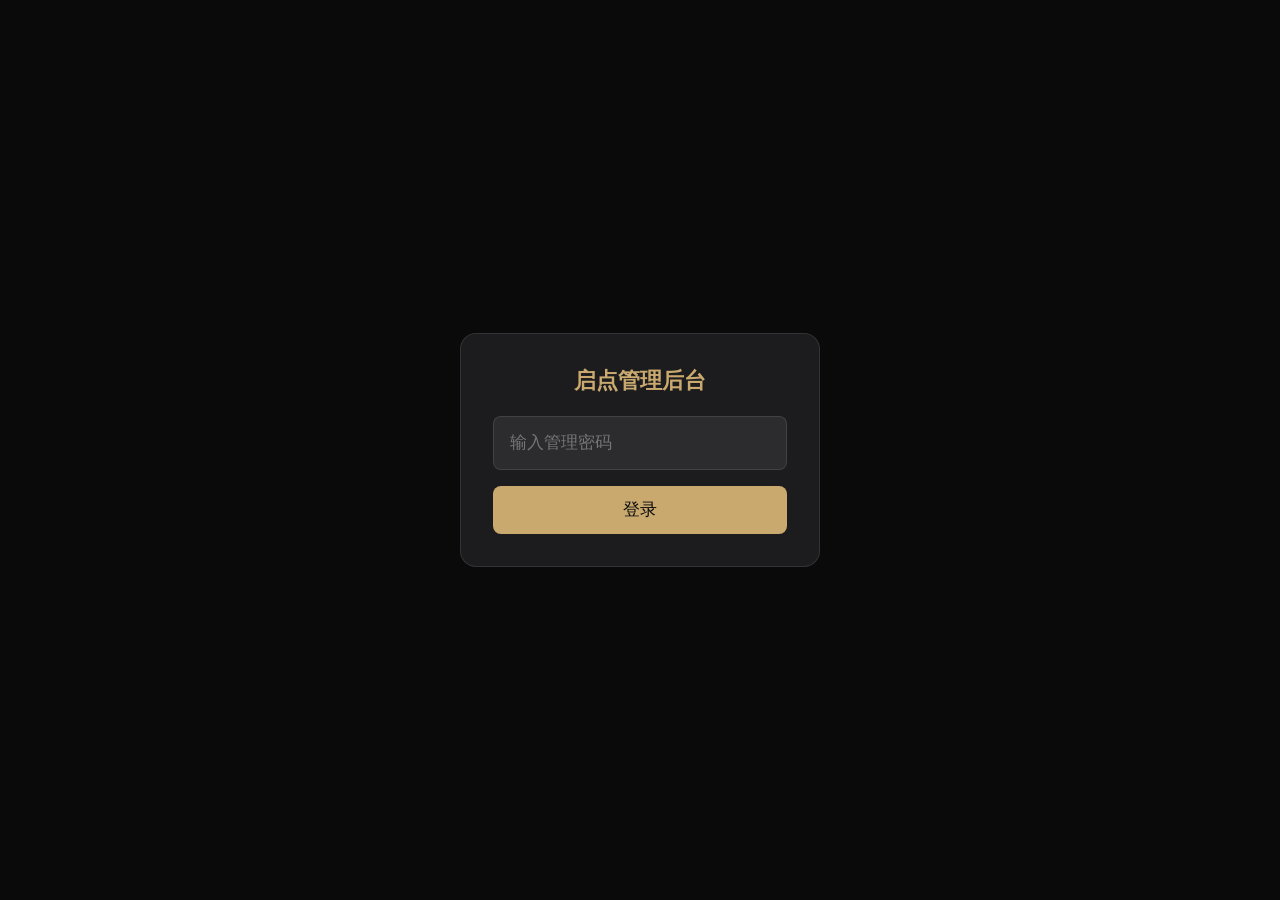
<file: starting-point/static/admin.html>
<!DOCTYPE html>
<html lang="zh-CN">
<head>
<meta charset="UTF-8">
<meta name="viewport" content="width=device-width, initial-scale=1.0">
<title>启点 - 管理后台</title>
<link rel="stylesheet" href="design-system.css">
<style>
  * { margin: 0; padding: 0; box-sizing: border-box; }
  body { font: var(--t-body); background: var(--bg-primary); color: var(--text-primary); display: flex; min-height: 100vh; }

  /* Sidebar */
  .sidebar { width: 220px; background: var(--bg-secondary); padding: var(--sp-6); flex-shrink: 0; border-right: 1px solid var(--border); }
  .sidebar h2 { font: var(--t-title); color: var(--gold); margin-bottom: var(--sp-6); }
  .sidebar nav a { display: block; padding: var(--sp-3) var(--sp-4); color: var(--text-secondary); text-decoration: none; border-radius: 8px; margin-bottom: 4px; cursor: pointer; }
  .sidebar nav a:hover, .sidebar nav a.active { color: var(--text-primary); background: var(--bg-tertiary); }
  .sidebar nav a.active { color: var(--gold); }

  /* Main content */
  .main { flex: 1; padding: var(--sp-6); overflow-y: auto; max-height: 100vh; }
  .main h1 { font: var(--t-hero); margin-bottom: var(--sp-6); letter-spacing: var(--tracking-hero); }

  /* Login overlay */
  .login-overlay { position: fixed; inset: 0; background: var(--bg-primary); display: flex; align-items: center; justify-content: center; z-index: 100; }
  .login-box { background: var(--bg-secondary); padding: var(--sp-8); border-radius: 16px; width: 360px; border: 1px solid var(--border); }
  .login-box h2 { font: var(--t-title); color: var(--gold); margin-bottom: var(--sp-5); text-align: center; }
  .login-box input { width: 100%; padding: var(--sp-3) var(--sp-4); background: var(--bg-tertiary); border: 1px solid var(--border); border-radius: 8px; color: var(--text-primary); font: var(--t-body); margin-bottom: var(--sp-4); }
  .login-box button { width: 100%; padding: var(--sp-3); background: var(--gold); color: var(--bg-primary); border: none; border-radius: 8px; font: var(--t-button); cursor: pointer; }
  .login-box button:hover { opacity: 0.9; }
  .login-error { color: var(--error); font: var(--t-caption); margin-bottom: var(--sp-3); display: none; }

  /* Cards */
  .stat-grid { display: grid; grid-template-columns: repeat(auto-fit, minmax(200px, 1fr)); gap: var(--sp-4); margin-bottom: var(--sp-6); }
  .stat-card { background: var(--bg-secondary); padding: var(--sp-5); border-radius: 12px; border: 1px solid var(--border); }
  .stat-card .label { font: var(--t-caption); color: var(--text-secondary); margin-bottom: var(--sp-2); }
  .stat-card .value { font: 600 28px/36px var(--font-main); color: var(--gold); }
  .stat-card .sub { font: var(--t-micro); color: var(--text-tertiary); margin-top: var(--sp-1); }

  /* Tables */
  .data-table { width: 100%; border-collapse: collapse; background: var(--bg-secondary); border-radius: 12px; overflow: hidden; }
  .data-table th { text-align: left; padding: var(--sp-3) var(--sp-4); font: var(--t-micro); color: var(--text-secondary); background: var(--bg-tertiary); text-transform: uppercase; letter-spacing: 0.05em; }
  .data-table td { padding: var(--sp-3) var(--sp-4); font: var(--t-body-sm); border-top: 1px solid var(--divider); }
  .data-table tr:hover td { background: rgba(255,255,255,0.02); }

  /* Badges */
  .badge { display: inline-block; padding: 2px 8px; border-radius: 4px; font: var(--t-micro); }
  .badge-paid { background: rgba(76,175,80,0.15); color: #4CAF50; }
  .badge-pending { background: rgba(255,193,7,0.15); color: #FFC107; }
  .badge-free { background: rgba(255,255,255,0.06); color: var(--text-secondary); }

  /* Search & Filters */
  .toolbar { display: flex; gap: var(--sp-3); margin-bottom: var(--sp-4); flex-wrap: wrap; }
  .toolbar input, .toolbar select { padding: var(--sp-2) var(--sp-3); background: var(--bg-secondary); border: 1px solid var(--border); border-radius: 8px; color: var(--text-primary); font: var(--t-body-sm); }
  .toolbar input { min-width: 200px; }

  /* Pagination */
  .pagination { display: flex; gap: var(--sp-2); margin-top: var(--sp-4); justify-content: center; }
  .pagination button { padding: var(--sp-2) var(--sp-3); background: var(--bg-secondary); border: 1px solid var(--border); border-radius: 6px; color: var(--text-secondary); cursor: pointer; font: var(--t-body-sm); }
  .pagination button:hover { color: var(--text-primary); }
  .pagination button.active { background: var(--gold); color: var(--bg-primary); border-color: var(--gold); }
  .pagination button:disabled { opacity: 0.3; cursor: default; }

  /* Section */
  .section { display: none; }
  .section.active { display: block; }

  /* Revenue chart placeholder */
  .chart-area { background: var(--bg-secondary); border-radius: 12px; padding: var(--sp-5); border: 1px solid var(--border); margin-bottom: var(--sp-5); }
  .chart-area canvas { width: 100%; height: 300px; }

  /* Funnel */
  .funnel { display: flex; flex-direction: column; gap: var(--sp-2); max-width: 500px; }
  .funnel-step { display: flex; align-items: center; gap: var(--sp-4); }
  .funnel-bar { height: 36px; background: var(--gold-subtle); border-radius: 6px; display: flex; align-items: center; padding: 0 var(--sp-3); color: var(--gold); font: var(--t-body-sm); transition: width 0.5s; }
  .funnel-label { font: var(--t-caption); color: var(--text-secondary); min-width: 80px; text-align: right; }

  /* Hidden */
  .hidden { display: none !important; }
</style>
</head>
<body>

<!-- Login Overlay -->
<div class="login-overlay" id="loginOverlay">
  <div class="login-box">
    <h2>启点管理后台</h2>
    <div class="login-error" id="loginError">密码错误</div>
    <input type="password" id="loginPassword" placeholder="输入管理密码" onkeydown="if(event.key==='Enter')doLogin()">
    <button onclick="doLogin()">登录</button>
  </div>
</div>

<!-- Sidebar -->
<aside class="sidebar">
  <h2>启点</h2>
  <nav>
    <a class="active" onclick="showSection('dashboard')">仪表盘</a>
    <a onclick="showSection('users')">用户管理</a>
    <a onclick="showSection('orders')">订单管理</a>
    <a onclick="showSection('analytics')">数据分析</a>
    <a onclick="showSection('messages')">用户消息</a>
    <a onclick="showSection('feedback')">用户反馈</a>
  </nav>
</aside>

<!-- Main Content -->
<div class="main">
  <!-- Dashboard -->
  <div class="section active" id="sec-dashboard">
    <h1>仪表盘</h1>
    <div class="stat-grid" id="statsGrid">
      <div class="stat-card"><div class="label">总用户</div><div class="value" id="s-totalUsers">-</div></div>
      <div class="stat-card"><div class="label">今日新增</div><div class="value" id="s-todayNew">-</div></div>
      <div class="stat-card"><div class="label">总收入 (元)</div><div class="value" id="s-totalRevenue">-</div></div>
      <div class="stat-card"><div class="label">付费用户</div><div class="value" id="s-paidUsers">-</div></div>
      <div class="stat-card"><div class="label">今日收入 (元)</div><div class="value" id="s-todayRevenue">-</div></div>
      <div class="stat-card"><div class="label">待处理订单</div><div class="value" id="s-pendingOrders">-</div></div>
    </div>
    <h3 style="margin-bottom:var(--sp-3); font:var(--t-title);">收入趋势</h3>
    <div class="chart-area"><canvas id="revenueChart"></canvas></div>
  </div>

  <!-- Users -->
  <div class="section" id="sec-users">
    <h1>用户管理</h1>
    <div class="toolbar">
      <input type="text" id="userSearch" placeholder="搜索昵称或手机号" oninput="loadUsers()">
    </div>
    <table class="data-table">
      <thead><tr><th>ID</th><th>昵称</th><th>手机</th><th>套餐</th><th>到期时间</th><th>注册时间</th></tr></thead>
      <tbody id="usersBody"></tbody>
    </table>
    <div class="pagination" id="usersPagination"></div>
  </div>

  <!-- Orders -->
  <div class="section" id="sec-orders">
    <h1>订单管理</h1>
    <div class="toolbar">
      <select id="orderStatusFilter" onchange="loadOrders()">
        <option value="">全部状态</option>
        <option value="pending">待支付</option>
        <option value="paid">已支付</option>
      </select>
    </div>
    <table class="data-table">
      <thead><tr><th>订单号</th><th>用户</th><th>套餐</th><th>金额(元)</th><th>状态</th><th>创建时间</th></tr></thead>
      <tbody id="ordersBody"></tbody>
    </table>
    <div class="pagination" id="ordersPagination"></div>
  </div>

  <!-- Analytics -->
  <div class="section" id="sec-analytics">
    <h1>数据分析</h1>
    <h3 style="margin-bottom:var(--sp-3); font:var(--t-title);">转化漏斗</h3>
    <div class="funnel" id="conversionFunnel"></div>
    <h3 style="margin:var(--sp-6) 0 var(--sp-3); font:var(--t-title);">用户留存</h3>
    <table class="data-table">
      <thead><tr><th>注册日期</th><th>注册人数</th><th>7日活跃</th><th>7日留存</th><th>30日活跃</th><th>30日留存</th></tr></thead>
      <tbody id="retentionBody"></tbody>
    </table>
  </div>

  <!-- Messages -->
  <div class="section" id="sec-messages">
    <h1>用户消息</h1>
    <table class="data-table">
      <thead><tr><th>用户</th><th>角色</th><th>内容</th><th>阶段</th><th>时间</th></tr></thead>
      <tbody id="messagesBody"></tbody>
    </table>
  </div>

  <!-- Feedback -->
  <div class="section" id="sec-feedback">
    <h1>用户反馈</h1>
    <table class="data-table">
      <thead><tr><th>用户</th><th>评分</th><th>内容</th><th>状态</th><th>时间</th></tr></thead>
      <tbody id="feedbackBody"></tbody>
    </table>
    <div class="pagination" id="feedbackPagination"></div>
  </div>
</div>

<script>
let TOKEN = localStorage.getItem('admin_token') || '';
let currentPage = { users: 1, orders: 1, feedback: 1 };

// --- Auth ---
async function doLogin() {
  const pwd = document.getElementById('loginPassword').value;
  const errEl = document.getElementById('loginError');
  try {
    const res = await fetch('/api/admin/login', {
      method: 'POST',
      headers: { 'Content-Type': 'application/json' },
      body: JSON.stringify({ password: pwd })
    });
    if (!res.ok) { errEl.style.display = 'block'; return; }
    const data = await res.json();
    TOKEN = data.token;
    localStorage.setItem('admin_token', TOKEN);
    document.getElementById('loginOverlay').classList.add('hidden');
    loadDashboard();
  } catch { errEl.style.display = 'block'; }
}

async function api(path) {
  const res = await fetch(path, { headers: { 'Authorization': 'Bearer ' + TOKEN } });
  if (res.status === 401) { localStorage.removeItem('admin_token'); location.reload(); }
  return res.json();
}

function fenToYuan(fen) { return (fen / 100).toFixed(2); }
function fmtDate(d) { return d ? new Date(d).toLocaleString('zh-CN') : '-'; }

// --- Navigation ---
function showSection(name) {
  document.querySelectorAll('.section').forEach(s => s.classList.remove('active'));
  document.getElementById('sec-' + name).classList.add('active');
  document.querySelectorAll('.sidebar nav a').forEach(a => a.classList.remove('active'));
  event.target.classList.add('active');
  const loaders = { dashboard: loadDashboard, users: loadUsers, orders: loadOrders, analytics: loadAnalytics, messages: loadMessages, feedback: loadFeedback };
  if (loaders[name]) loaders[name]();
}

// --- Dashboard ---
async function loadDashboard() {
  const stats = await api('/api/admin/dashboard');
  document.getElementById('s-totalUsers').textContent = stats.total_users;
  document.getElementById('s-todayNew').textContent = stats.today_new;
  document.getElementById('s-totalRevenue').textContent = fenToYuan(stats.total_revenue);
  document.getElementById('s-paidUsers').textContent = stats.paid_users;
  document.getElementById('s-todayRevenue').textContent = fenToYuan(stats.today_revenue);
  document.getElementById('s-pendingOrders').textContent = stats.pending_orders;

  const rev = await api('/api/admin/analytics/revenue?days=30');
  drawRevenueChart(rev.daily);
}

function drawRevenueChart(daily) {
  const canvas = document.getElementById('revenueChart');
  if (!daily || daily.length === 0) { canvas.getContext('2d').fillText('暂无数据', 10, 30); return; }
  const ctx = canvas.getContext('2d');
  const w = canvas.width = canvas.offsetWidth * 2;
  const h = canvas.height = 300 * 2;
  ctx.scale(2, 2);
  const cw = canvas.offsetWidth, ch = 300;
  ctx.clearRect(0, 0, cw, ch);

  const maxRev = Math.max(...daily.map(d => d.revenue), 1);
  const barW = Math.max(4, (cw - 60) / daily.length - 2);
  const chartH = ch - 40;

  daily.forEach((d, i) => {
    const x = 40 + i * (barW + 2);
    const barH = (d.revenue / maxRev) * chartH;
    ctx.fillStyle = '#C9A96E';
    ctx.fillRect(x, chartH - barH, barW, barH);
  });

  ctx.fillStyle = '#949494';
  ctx.font = '11px sans-serif';
  ctx.fillText(fenToYuan(maxRev) + '元', 0, 12);
  if (daily.length > 0) {
    ctx.fillText(daily[0].day, 40, ch - 10);
    ctx.fillText(daily[daily.length - 1].day, cw - 80, ch - 10);
  }
}

// --- Users ---
async function loadUsers() {
  const search = document.getElementById('userSearch').value;
  const page = currentPage.users;
  const data = await api(`/api/admin/users?page=${page}&search=${encodeURIComponent(search)}`);
  const tbody = document.getElementById('usersBody');
  tbody.innerHTML = data.items.map(u => `<tr>
    <td>${u.id.slice(0,12)}</td><td>${u.nickname || '-'}</td><td>${u.phone || '-'}</td>
    <td><span class="badge badge-${u.tier === 'free' ? 'free' : 'paid'}">${u.tier}</span></td>
    <td>${fmtDate(u.tier_expires_at)}</td><td>${fmtDate(u.created_at)}</td>
  </tr>`).join('');
  renderPagination('usersPagination', page, Math.ceil(data.total / data.size), p => { currentPage.users = p; loadUsers(); });
}

// --- Orders ---
async function loadOrders() {
  const status = document.getElementById('orderStatusFilter').value;
  const page = currentPage.orders;
  const data = await api(`/api/admin/orders?page=${page}&status=${status}`);
  const tbody = document.getElementById('ordersBody');
  tbody.innerHTML = data.items.map(o => `<tr>
    <td>${o.id}</td><td>${o.user_id.slice(0,12)}</td><td>${o.tier}</td>
    <td>${fenToYuan(o.amount)}</td>
    <td><span class="badge badge-${o.status === 'paid' ? 'paid' : 'pending'}">${o.status === 'paid' ? '已支付' : '待支付'}</span></td>
    <td>${fmtDate(o.created_at)}</td>
  </tr>`).join('');
  renderPagination('ordersPagination', page, Math.ceil(data.total / data.size), p => { currentPage.orders = p; loadOrders(); });
}

// --- Analytics ---
async function loadAnalytics() {
  const funnel = await api('/api/admin/analytics/conversion');
  const maxVal = Math.max(funnel.logins, 1);
  const steps = [
    { label: '登录', value: funnel.logins },
    { label: '聊天', value: funnel.chats },
    { label: '发起支付', value: funnel.payment_attempts },
    { label: '支付成功', value: funnel.payment_complete },
  ];
  document.getElementById('conversionFunnel').innerHTML = steps.map(s =>
    `<div class="funnel-step"><div class="funnel-label">${s.label}</div><div class="funnel-bar" style="width:${Math.max(5, s.value / maxVal * 100)}%">${s.value}</div></div>`
  ).join('');

  const retention = await api('/api/admin/analytics/retention');
  document.getElementById('retentionBody').innerHTML = retention.map(r => {
    const d7 = r.cohort_size > 0 ? (r.d7_active / r.cohort_size * 100).toFixed(1) : '0.0';
    const d30 = r.cohort_size > 0 ? (r.d30_active / r.cohort_size * 100).toFixed(1) : '0.0';
    return `<tr><td>${r.cohort_date}</td><td>${r.cohort_size}</td><td>${r.d7_active}</td><td>${d7}%</td><td>${r.d30_active}</td><td>${d30}%</td></tr>`;
  }).join('');
}

// --- Messages ---
async function loadMessages() {
  const msgs = await api('/api/admin/messages/recent?limit=100');
  document.getElementById('messagesBody').innerHTML = msgs.map(m =>
    `<tr><td>${m.nickname || m.user_id.slice(0,8)}</td><td>${m.role === 'user' ? '用户' : 'AI'}</td><td style="max-width:400px;overflow:hidden;text-overflow:ellipsis;white-space:nowrap">${m.content}</td><td>S${m.stage}</td><td>${fmtDate(m.created_at)}</td></tr>`
  ).join('');
}

// --- Feedback ---
async function loadFeedback() {
  const page = currentPage.feedback;
  const data = await api(`/api/admin/feedback?page=${page}`);
  document.getElementById('feedbackBody').innerHTML = data.items.map(f =>
    `<tr><td>${f.nickname || f.user_id.slice(0,8)}</td><td>${'★'.repeat(f.rating)}</td><td>${f.content}</td><td>${f.status}</td><td>${fmtDate(f.created_at)}</td></tr>`
  ).join('');
  renderPagination('feedbackPagination', page, Math.ceil(data.total / data.size), p => { currentPage.feedback = p; loadFeedback(); });
}

// --- Pagination ---
function renderPagination(containerId, current, totalPages, onClick) {
  const c = document.getElementById(containerId);
  if (totalPages <= 1) { c.innerHTML = ''; return; }
  let html = `<button ${current <= 1 ? 'disabled' : ''} onclick="void(0)">上一页</button>`;
  for (let i = 1; i <= Math.min(totalPages, 10); i++) {
    html += `<button class="${i === current ? 'active' : ''}" data-p="${i}">${i}</button>`;
  }
  html += `<button ${current >= totalPages ? 'disabled' : ''} data-p="${current + 1}">下一页</button>`;
  c.innerHTML = html;
  c.querySelectorAll('button[data-p]').forEach(btn => {
    btn.addEventListener('click', () => onClick(parseInt(btn.dataset.p)));
  });
  const prev = c.querySelector('button:first-child');
  if (prev && current > 1) prev.addEventListener('click', () => onClick(current - 1));
  const next = c.querySelector('button:last-child');
  if (next && current < totalPages) next.addEventListener('click', () => onClick(current + 1));
}

// --- Init ---
if (TOKEN) {
  document.getElementById('loginOverlay').classList.add('hidden');
  loadDashboard();
}
</script>
</body>
</html>
</file>
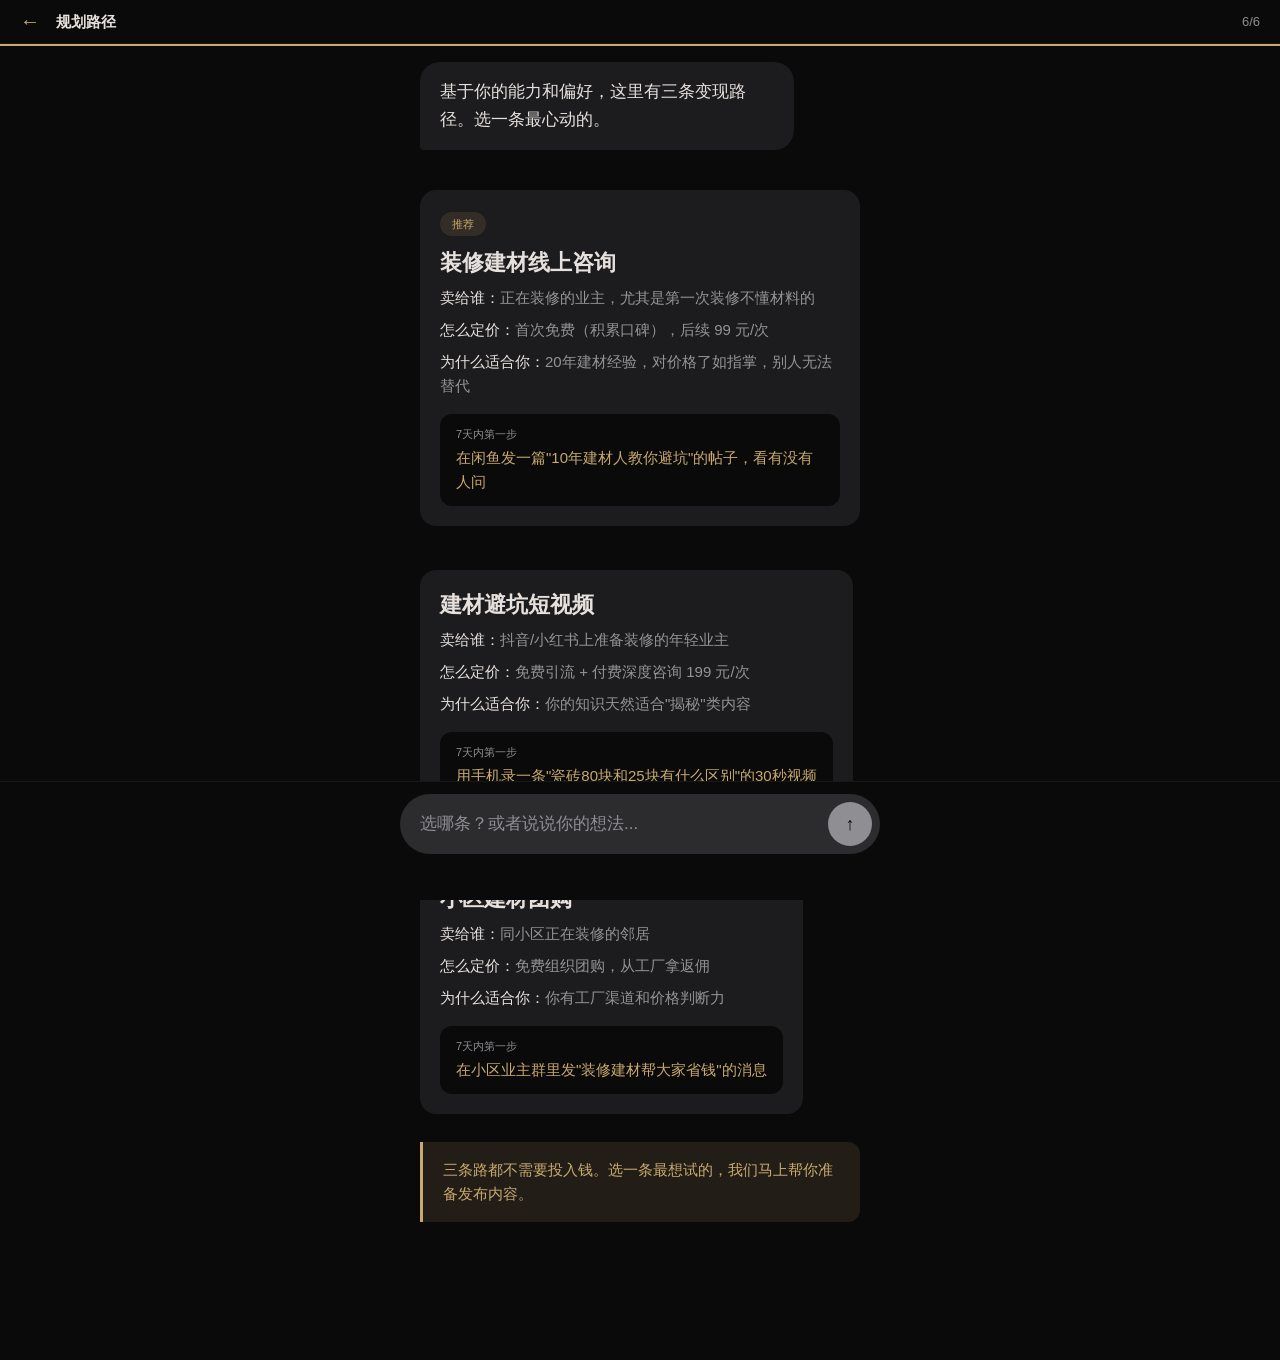
<file: starting-point/static/chat-plan-path.html>
<!DOCTYPE html>
<html lang="zh-CN">
<head>
  <meta charset="utf-8">
  <meta name="viewport" content="width=device-width, initial-scale=1.0, viewport-fit=cover">
  <title>规划路径 — 启点</title>
  <link rel="stylesheet" href="design-system.css">
  <style>
    /* Offer Card (page-specific) */
    .offer-card {
      background: var(--bg-secondary);
      border-radius: var(--r-lg);
      padding: var(--sp-5);
      margin: var(--sp-4) 0;
    }

    .offer-card__badge {
      display: inline-block;
      background: var(--gold-subtle);
      color: var(--gold);
      font: var(--t-micro);
      padding: var(--sp-1) var(--sp-3);
      border-radius: var(--r-pill);
      margin-bottom: var(--sp-3);
    }

    .offer-card__name {
      font: var(--t-title);
      color: var(--text-primary);
      margin-bottom: var(--sp-2);
    }

    .offer-card__detail {
      font: var(--t-body-sm);
      color: var(--text-secondary);
      margin-bottom: var(--sp-2);
      line-height: 1.6;
    }

    .offer-card__detail strong {
      color: var(--text-primary);
      font-weight: 500;
    }

    .offer-card__step {
      background: var(--bg-primary);
      border-radius: var(--r-md);
      padding: var(--sp-3) var(--sp-4);
      margin-top: var(--sp-4);
      font: var(--t-body-sm);
      color: var(--gold);
    }

    .offer-card__step-label {
      font: var(--t-micro);
      color: var(--text-tertiary);
      display: block;
      margin-bottom: var(--sp-1);
    }
  </style>
</head>
<body>
  <!-- Header -->
  <header class="app-header">
    <button class="app-header__back" onclick="location.href='result-self-discovery.html'" aria-label="返回上一页">←</button>
    <span class="app-header__title">规划路径</span>
    <span class="app-header__step">6/6</span>
  </header>

  <div class="progress-bar" role="progressbar" aria-valuenow="100" aria-valuemin="0" aria-valuemax="100" aria-label="探索进度">
    <div class="progress-bar__fill" style="width: 100%"></div>
  </div>

  <div class="chat-area chat-area--no-chip">
    <div class="chat-area__messages" role="log" aria-label="对话内容">

      <!-- Previous Q&A summarized -->
      <div class="chat-row chat-row--ai">
        <div class="bubble-ai">基于你的能力和偏好，这里有三条变现路径。选一条最心动的。</div>
      </div>

      <!-- Offer 1: Recommended -->
      <div class="chat-row chat-row--ai">
        <div class="offer-card">
          <div class="offer-card__badge">推荐</div>
          <div class="offer-card__name">装修建材线上咨询</div>
          <div class="offer-card__detail"><strong>卖给谁：</strong>正在装修的业主，尤其是第一次装修不懂材料的</div>
          <div class="offer-card__detail"><strong>怎么定价：</strong>首次免费（积累口碑），后续 99 元/次</div>
          <div class="offer-card__detail"><strong>为什么适合你：</strong>20年建材经验，对价格了如指掌，别人无法替代</div>
          <div class="offer-card__step">
            <span class="offer-card__step-label">7天内第一步</span>
            在闲鱼发一篇"10年建材人教你避坑"的帖子，看有没有人问
          </div>
        </div>
      </div>

      <!-- Offer 2 -->
      <div class="chat-row chat-row--ai">
        <div class="offer-card">
          <div class="offer-card__name">建材避坑短视频</div>
          <div class="offer-card__detail"><strong>卖给谁：</strong>抖音/小红书上准备装修的年轻业主</div>
          <div class="offer-card__detail"><strong>怎么定价：</strong>免费引流 + 付费深度咨询 199 元/次</div>
          <div class="offer-card__detail"><strong>为什么适合你：</strong>你的知识天然适合"揭秘"类内容</div>
          <div class="offer-card__step">
            <span class="offer-card__step-label">7天内第一步</span>
            用手机录一条"瓷砖80块和25块有什么区别"的30秒视频
          </div>
        </div>
      </div>

      <!-- Offer 3 -->
      <div class="chat-row chat-row--ai">
        <div class="offer-card">
          <div class="offer-card__name">小区建材团购</div>
          <div class="offer-card__detail"><strong>卖给谁：</strong>同小区正在装修的邻居</div>
          <div class="offer-card__detail"><strong>怎么定价：</strong>免费组织团购，从工厂拿返佣</div>
          <div class="offer-card__detail"><strong>为什么适合你：</strong>你有工厂渠道和价格判断力</div>
          <div class="offer-card__step">
            <span class="offer-card__step-label">7天内第一步</span>
            在小区业主群里发"装修建材帮大家省钱"的消息
          </div>
        </div>
      </div>

      <div class="chat-row chat-row--confidence">
        <div class="confidence-boost">
          三条路都不需要投入钱。选一条最想试的，我们马上帮你准备发布内容。
        </div>
      </div>

    </div>
  </div>

  <!-- Input Bar -->
  <div class="input-bar">
    <div class="input-bar__inner">
      <input class="input-bar__field" type="text" placeholder="选哪条？或者说说你的想法..." aria-label="输入消息">
      <button class="input-bar__send">↑</button>
    </div>
  </div>
</body>
</html>
</file>
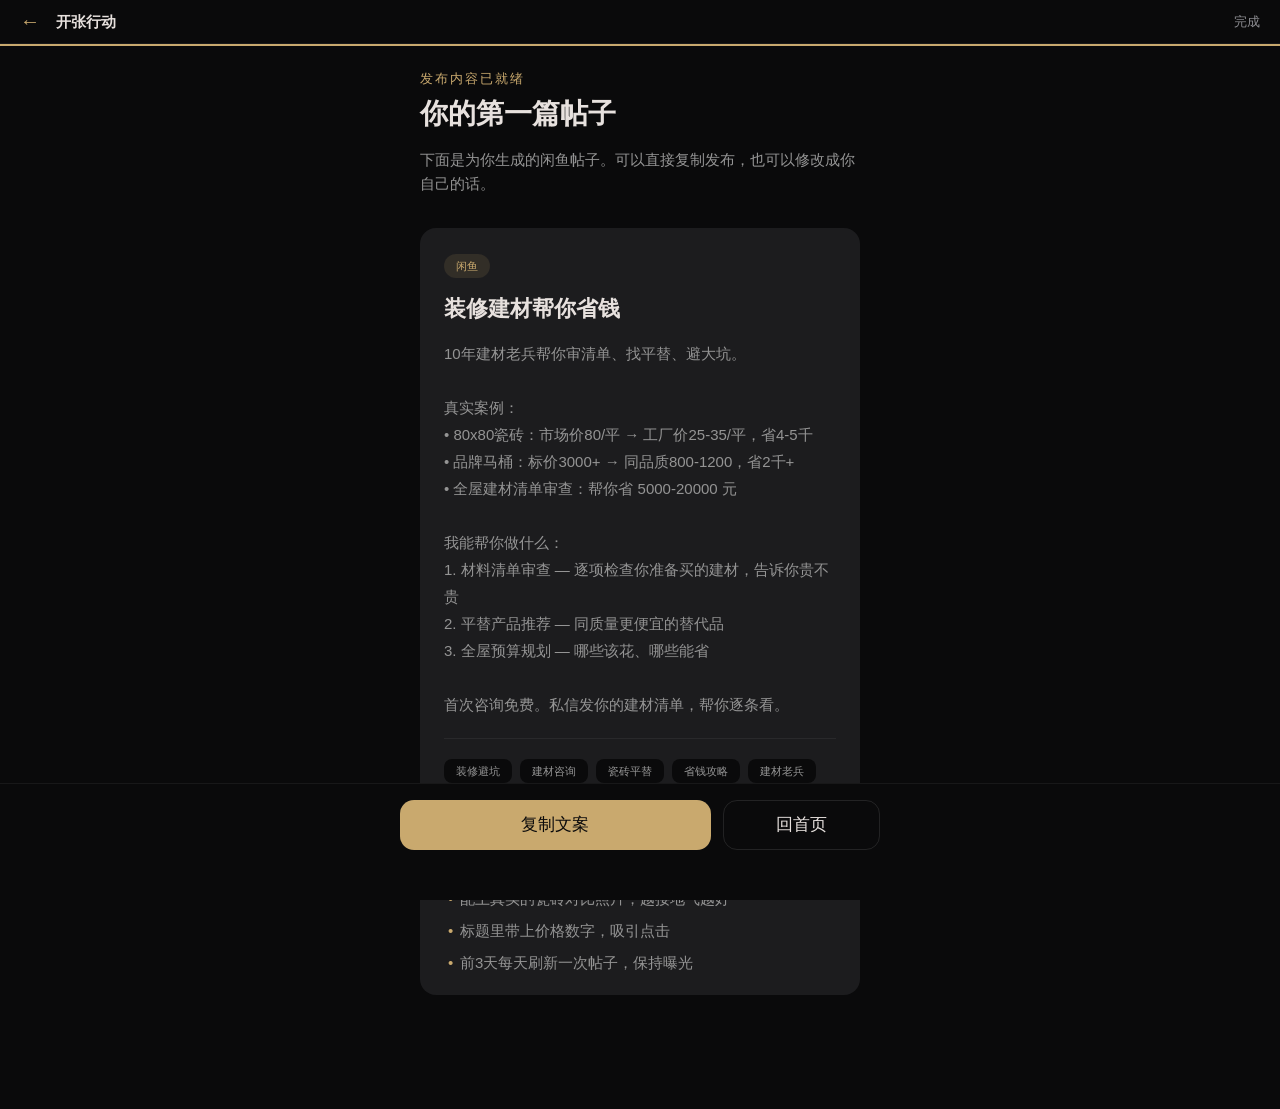
<file: starting-point/static/chat-take-action.html>
<!DOCTYPE html>
<html lang="zh-CN">
<head>
  <meta charset="utf-8">
  <meta name="viewport" content="width=device-width, initial-scale=1.0, viewport-fit=cover">
  <title>开张行动 — 启点</title>
  <link rel="stylesheet" href="design-system.css">
  <style>
    .action-page {
      padding-top: calc(var(--header-height) + 2px + var(--sp-6));
      padding-bottom: calc(80px + var(--safe-bottom));
      padding-left: var(--page-padding);
      padding-right: var(--page-padding);
      max-width: var(--max-width);
      margin: 0 auto;
    }

    .action-page__intro {
      margin-bottom: var(--sp-8);
    }

    .action-page__label {
      font: var(--t-caption);
      color: var(--gold);
      letter-spacing: 0.15em;
      margin-bottom: var(--sp-2);
    }

    .action-page__heading {
      font: var(--t-hero);
      color: var(--text-primary);
      margin-bottom: var(--sp-4);
    }

    .action-page__desc {
      font: var(--t-body-sm);
      color: var(--text-secondary);
      line-height: 1.6;
    }

    /* Post Preview Card */
    .post-card {
      background: var(--bg-secondary);
      border-radius: var(--r-lg);
      padding: var(--sp-6);
      margin-bottom: var(--sp-6);
    }

    .post-card__platform {
      display: inline-block;
      background: var(--gold-subtle);
      color: var(--gold);
      font: var(--t-micro);
      padding: var(--sp-1) var(--sp-3);
      border-radius: var(--r-pill);
      margin-bottom: var(--sp-4);
    }

    .post-card__title {
      font: var(--t-title);
      color: var(--text-primary);
      margin-bottom: var(--sp-4);
    }

    .post-card__body {
      font: var(--t-body-sm);
      color: var(--text-secondary);
      line-height: 1.8;
      white-space: pre-line;
    }

    .post-card__tags {
      display: flex;
      flex-wrap: wrap;
      gap: var(--sp-2);
      margin-top: var(--sp-5);
      padding-top: var(--sp-5);
      border-top: 1px solid var(--divider);
    }

    .post-card__tag {
      background: var(--bg-primary);
      color: var(--text-secondary);
      font: var(--t-micro);
      padding: var(--sp-1) var(--sp-3);
      border-radius: var(--r-sm);
    }

    /* Tips */
    .tips {
      background: var(--bg-secondary);
      border-radius: var(--r-lg);
      padding: var(--sp-5);
    }

    .tips__title {
      font: var(--t-body-sm);
      font-weight: 600;
      color: var(--gold);
      margin-bottom: var(--sp-3);
    }

    .tips__list {
      list-style: none;
      display: flex;
      flex-direction: column;
      gap: var(--sp-2);
    }

    .tips__item {
      font: var(--t-body-sm);
      color: var(--text-secondary);
      padding-left: var(--sp-5);
      position: relative;
    }

    .tips__item::before {
      content: "•";
      color: var(--gold);
      position: absolute;
      left: var(--sp-2);
    }

    /* Bottom CTA */
    .bottom-cta {
      position: fixed;
      bottom: 0;
      left: 0;
      right: 0;
      background: var(--bg-primary);
      border-top: 1px solid var(--divider);
      padding: var(--sp-4) var(--page-padding) calc(var(--sp-4) + var(--safe-bottom));
      z-index: 100;
    }

    .bottom-cta__inner {
      max-width: var(--max-width);
      margin: 0 auto;
      display: flex;
      gap: var(--sp-3);
    }

    .bottom-cta .btn-primary {
      flex: 2;
    }

    .bottom-cta .btn-secondary {
      flex: 1;
    }
  </style>
</head>
<body>
  <!-- Header -->
  <header class="app-header">
    <button class="app-header__back" onclick="history.back()" aria-label="返回上一页">←</button>
    <span class="app-header__title">开张行动</span>
    <span class="app-header__step">完成</span>
  </header>

  <div class="progress-bar" role="progressbar" aria-valuenow="100" aria-valuemin="0" aria-valuemax="100" aria-label="探索进度">
    <div class="progress-bar__fill" style="width: 100%"></div>
  </div>

  <div class="action-page">
    <div class="action-page__intro">
      <div class="action-page__label">发布内容已就绪</div>
      <h1 class="action-page__heading">你的第一篇帖子</h1>
      <p class="action-page__desc">下面是为你生成的闲鱼帖子。可以直接复制发布，也可以修改成你自己的话。</p>
    </div>

    <!-- Post Preview -->
    <div class="post-card">
      <div class="post-card__platform">闲鱼</div>
      <h2 class="post-card__title">装修建材帮你省钱</h2>
      <div class="post-card__body">10年建材老兵帮你审清单、找平替、避大坑。

真实案例：
• 80x80瓷砖：市场价80/平 → 工厂价25-35/平，省4-5千
• 品牌马桶：标价3000+ → 同品质800-1200，省2千+
• 全屋建材清单审查：帮你省 5000-20000 元

我能帮你做什么：
1. 材料清单审查 — 逐项检查你准备买的建材，告诉你贵不贵
2. 平替产品推荐 — 同质量更便宜的替代品
3. 全屋预算规划 — 哪些该花、哪些能省

首次咨询免费。私信发你的建材清单，帮你逐条看。</div>
      <div class="post-card__tags">
        <span class="post-card__tag">装修避坑</span>
        <span class="post-card__tag">建材咨询</span>
        <span class="post-card__tag">瓷砖平替</span>
        <span class="post-card__tag">省钱攻略</span>
        <span class="post-card__tag">建材老兵</span>
      </div>
    </div>

    <!-- Tips -->
    <div class="tips">
      <div class="tips__title">发布建议</div>
      <ul class="tips__list">
        <li class="tips__item">配上真实的瓷砖对比照片，越接地气越好</li>
        <li class="tips__item">标题里带上价格数字，吸引点击</li>
        <li class="tips__item">前3天每天刷新一次帖子，保持曝光</li>
      </ul>
    </div>
  </div>

  <!-- Bottom CTA -->
  <div class="bottom-cta">
    <div class="bottom-cta__inner">
      <button class="btn-primary" onclick="copyPost()" aria-label="复制发布文案">复制文案</button>
      <button class="btn-secondary" onclick="location.href='index.html'" aria-label="返回首页">回首页</button>
    </div>
  </div>

  <script>
    function copyPost() {
      const text = `装修建材帮你省钱

10年建材老兵帮你审清单、找平替、避大坑。

真实案例：
• 80x80瓷砖：市场价80/平 → 工厂价25-35/平，省4-5千
• 品牌马桶：标价3000+ → 同品质800-1200，省2千+
• 全屋建材清单审查：帮你省 5000-20000 元

我能帮你做什么：
1. 材料清单审查 — 逐项检查你准备买的建材，告诉你贵不贵
2. 平替产品推荐 — 同质量更便宜的替代品
3. 全屋预算规划 — 哪些该花、哪些能省

首次咨询免费。私信发你的建材清单，帮你逐条看。

#装修避坑 #建材咨询 #瓷砖平替 #省钱攻略 #建材老兵`;

      navigator.clipboard.writeText(text).then(() => {
        const btn = document.querySelector('.btn-primary');
        btn.textContent = '已复制';
        setTimeout(() => { btn.textContent = '复制文案'; }, 2000);
      }).catch(() => {
        // Fallback: select text for manual copy
        const range = document.createRange();
        range.selectNodeContents(document.querySelector('.post-card__body'));
        window.getSelection().removeAllRanges();
        window.getSelection().addRange(range);
      });
    }
  </script>
</body>
</html>
</file>
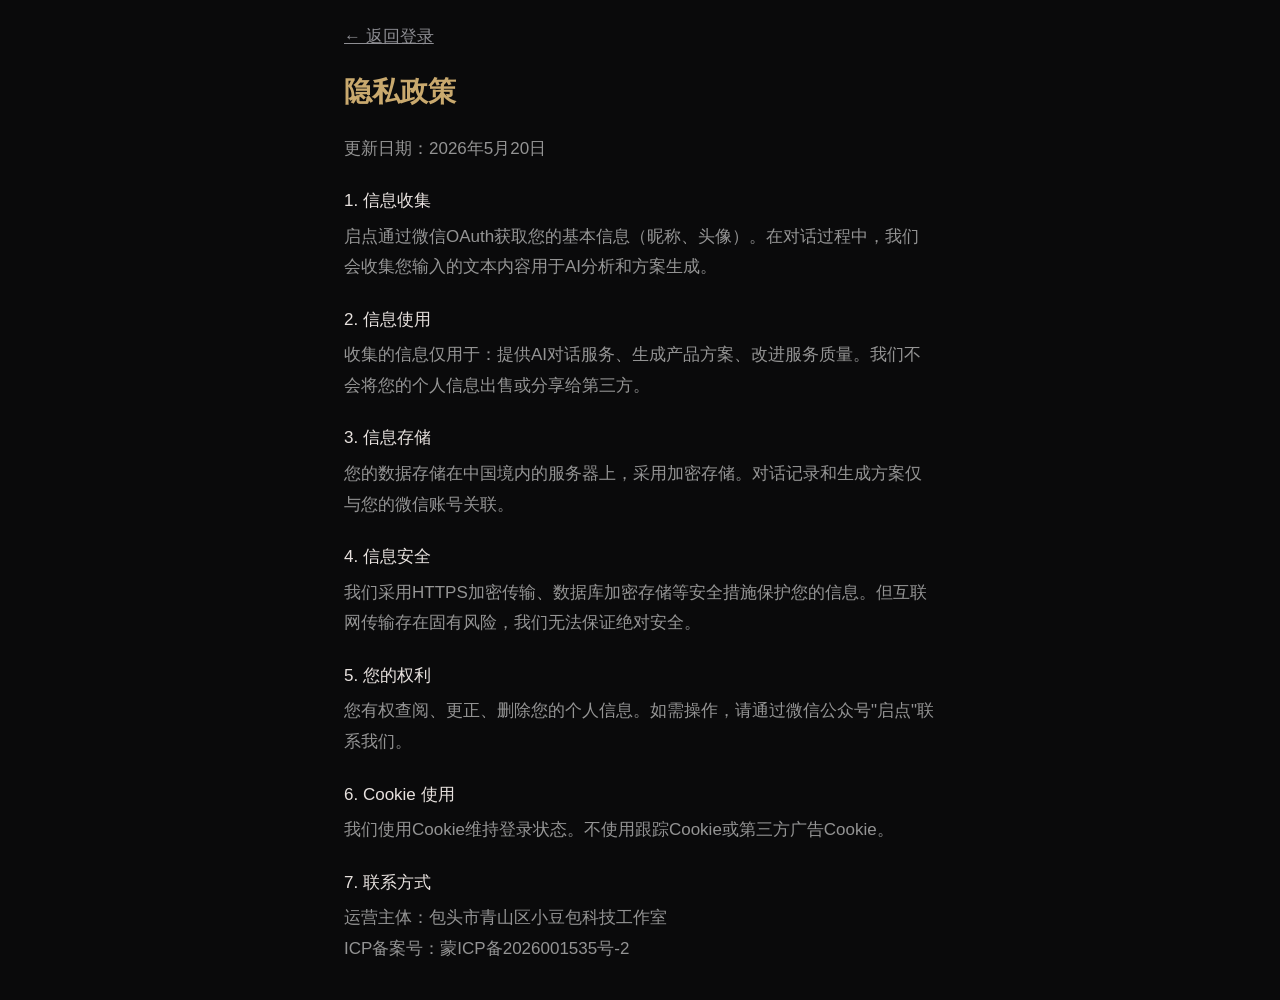
<file: starting-point/static/privacy.html>
<!DOCTYPE html>
<html lang="zh-CN">
<head>
  <meta charset="utf-8">
  <meta name="viewport" content="width=device-width, initial-scale=1.0">
  <title>隐私政策 — 启点</title>
  <link rel="stylesheet" href="design-system.css">
  <style>
    .legal-page { max-width: 640px; margin: 0 auto; padding: var(--sp-6); }
    .legal-page h1 { font: var(--t-hero); color: var(--gold); margin-bottom: var(--sp-6); }
    .legal-page h2 { font: var(--t-subheading); margin-top: var(--sp-6); margin-bottom: var(--sp-2); }
    .legal-page p { font: var(--t-body); color: var(--text-secondary); margin-bottom: var(--sp-3); line-height: 1.8; }
    .legal-page .back { display: inline-block; margin-bottom: var(--sp-6); color: var(--text-tertiary); }
  </style>
</head>
<body class="dark-bg">
  <div class="legal-page">
    <a class="back" href="/login.html">&larr; 返回登录</a>
    <h1>隐私政策</h1>
    <p>更新日期：2026年5月20日</p>

    <h2>1. 信息收集</h2>
    <p>启点通过微信OAuth获取您的基本信息（昵称、头像）。在对话过程中，我们会收集您输入的文本内容用于AI分析和方案生成。</p>

    <h2>2. 信息使用</h2>
    <p>收集的信息仅用于：提供AI对话服务、生成产品方案、改进服务质量。我们不会将您的个人信息出售或分享给第三方。</p>

    <h2>3. 信息存储</h2>
    <p>您的数据存储在中国境内的服务器上，采用加密存储。对话记录和生成方案仅与您的微信账号关联。</p>

    <h2>4. 信息安全</h2>
    <p>我们采用HTTPS加密传输、数据库加密存储等安全措施保护您的信息。但互联网传输存在固有风险，我们无法保证绝对安全。</p>

    <h2>5. 您的权利</h2>
    <p>您有权查阅、更正、删除您的个人信息。如需操作，请通过微信公众号"启点"联系我们。</p>

    <h2>6. Cookie 使用</h2>
    <p>我们使用Cookie维持登录状态。不使用跟踪Cookie或第三方广告Cookie。</p>

    <h2>7. 联系方式</h2>
    <p>运营主体：包头市青山区小豆包科技工作室<br>ICP备案号：蒙ICP备2026001535号-2</p>
  </div>
</body>
</html>
</file>
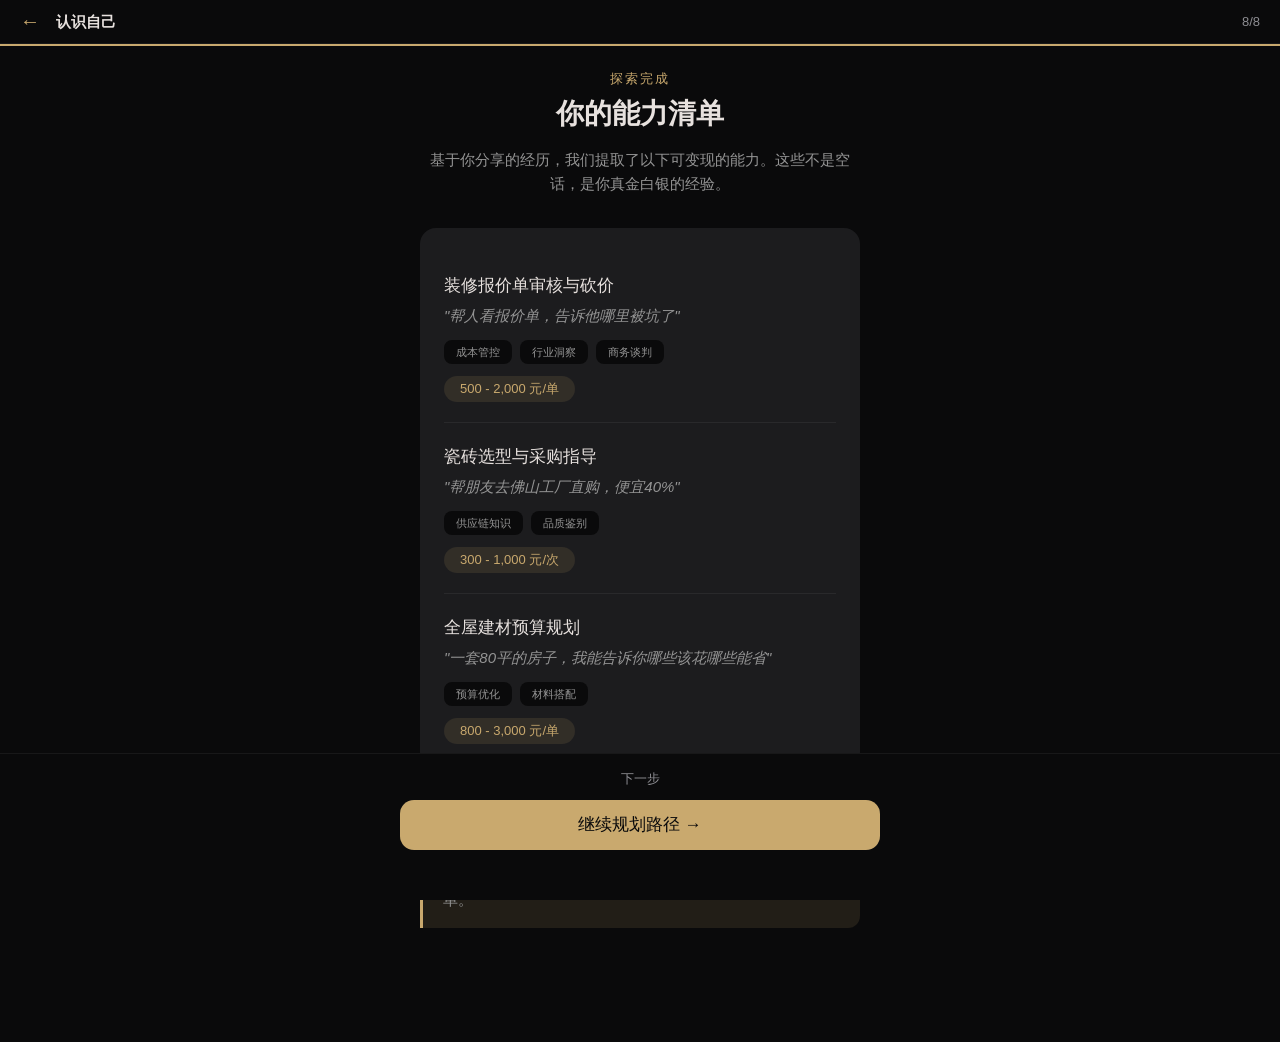
<file: starting-point/static/result-self-discovery.html>
<!DOCTYPE html>
<html lang="zh-CN">
<head>
  <meta charset="utf-8">
  <meta name="viewport" content="width=device-width, initial-scale=1.0, viewport-fit=cover">
  <title>能力清单 — 启点</title>
  <link rel="stylesheet" href="design-system.css">
  <style>
    .result-page {
      padding-top: calc(var(--header-height) + 2px + var(--sp-6));
      padding-bottom: calc(80px + var(--safe-bottom));
      padding-left: var(--page-padding);
      padding-right: var(--page-padding);
      max-width: var(--max-width);
      margin: 0 auto;
    }

    .result-page__intro {
      text-align: center;
      margin-bottom: var(--sp-8);
    }

    .result-page__label {
      font: var(--t-caption);
      color: var(--gold);
      letter-spacing: 0.15em;
      text-transform: uppercase;
      margin-bottom: var(--sp-2);
    }

    .result-page__heading {
      font: var(--t-hero);
      color: var(--text-primary);
      margin-bottom: var(--sp-4);
    }

    .result-page__desc {
      font: var(--t-body-sm);
      color: var(--text-secondary);
      line-height: 1.6;
    }

    /* Suggestion box */
    .suggestion {
      background: var(--gold-subtle);
      border-left: 3px solid var(--gold);
      padding: var(--sp-4) var(--sp-5);
      border-radius: 0 var(--r-md) var(--r-md) 0;
      margin-top: var(--sp-6);
    }

    .suggestion__title {
      font: var(--t-body-sm);
      font-weight: 600;
      color: var(--gold);
      margin-bottom: var(--sp-2);
    }

    .suggestion__text {
      font: var(--t-body-sm);
      color: var(--text-secondary);
      line-height: 1.6;
    }

    /* Bottom CTA */
    .bottom-cta {
      position: fixed;
      bottom: 0;
      left: 0;
      right: 0;
      background: var(--bg-primary);
      border-top: 1px solid var(--divider);
      padding: var(--sp-4) var(--page-padding) calc(var(--sp-4) + var(--safe-bottom));
      z-index: 100;
    }

    .bottom-cta__inner {
      max-width: var(--max-width);
      margin: 0 auto;
    }

    .bottom-cta__label {
      font: var(--t-caption);
      color: var(--text-tertiary);
      text-align: center;
      margin-bottom: var(--sp-3);
    }
  </style>
</head>
<body>
  <!-- Header -->
  <header class="app-header">
    <button class="app-header__back" onclick="history.back()" aria-label="返回上一页">←</button>
    <span class="app-header__title">认识自己</span>
    <span class="app-header__step">8/8</span>
  </header>

  <div class="progress-bar" role="progressbar" aria-valuenow="100" aria-valuemin="0" aria-valuemax="100" aria-label="探索进度">
    <div class="progress-bar__fill" style="width: 100%"></div>
  </div>

  <div class="result-page">
    <div class="result-page__intro">
      <div class="result-page__label">探索完成</div>
      <h1 class="result-page__heading">你的能力清单</h1>
      <p class="result-page__desc">
        基于你分享的经历，我们提取了以下可变现的能力。这些不是空话，是你真金白银的经验。
      </p>
    </div>

    <!-- Result Card -->
    <div class="result-card">
      <div class="result-item">
        <div class="result-item__name">装修报价单审核与砍价</div>
        <div class="result-item__evidence">"帮人看报价单，告诉他哪里被坑了"</div>
        <div class="result-item__tags">
          <span class="result-item__tag">成本管控</span>
          <span class="result-item__tag">行业洞察</span>
          <span class="result-item__tag">商务谈判</span>
        </div>
        <span class="result-item__value">500 - 2,000 元/单</span>
      </div>

      <div class="result-item">
        <div class="result-item__name">瓷砖选型与采购指导</div>
        <div class="result-item__evidence">"帮朋友去佛山工厂直购，便宜40%"</div>
        <div class="result-item__tags">
          <span class="result-item__tag">供应链知识</span>
          <span class="result-item__tag">品质鉴别</span>
        </div>
        <span class="result-item__value">300 - 1,000 元/次</span>
      </div>

      <div class="result-item">
        <div class="result-item__name">全屋建材预算规划</div>
        <div class="result-item__evidence">"一套80平的房子，我能告诉你哪些该花哪些能省"</div>
        <div class="result-item__tags">
          <span class="result-item__tag">预算优化</span>
          <span class="result-item__tag">材料搭配</span>
        </div>
        <span class="result-item__value">800 - 3,000 元/单</span>
      </div>
    </div>

    <!-- Suggestion -->
    <div class="suggestion">
      <div class="suggestion__title">启点建议</div>
      <p class="suggestion__text">
        你的经验在"重决策"的家居消费领域有很高的变现潜力。建议将这些零散服务打包成"家装避坑指南"，更容易让客户买单。
      </p>
    </div>
  </div>

  <!-- Bottom CTA -->
  <div class="bottom-cta">
    <div class="bottom-cta__inner">
      <div class="bottom-cta__label">下一步</div>
      <button class="btn-primary" onclick="location.href='chat-plan-path.html'" aria-label="继续规划路径">继续规划路径 →</button>
    </div>
  </div>
</body>
</html>
</file>
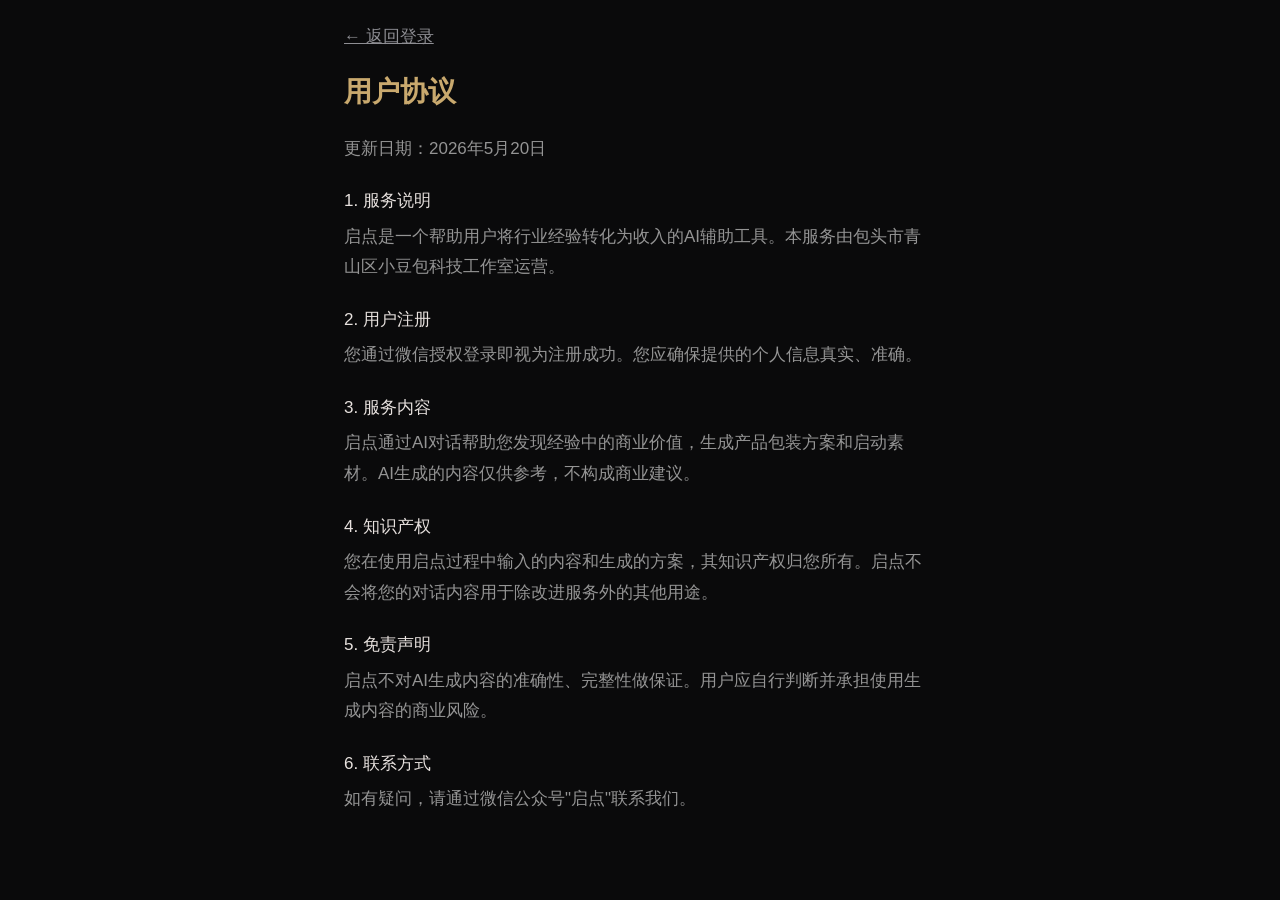
<file: starting-point/static/terms.html>
<!DOCTYPE html>
<html lang="zh-CN">
<head>
  <meta charset="utf-8">
  <meta name="viewport" content="width=device-width, initial-scale=1.0">
  <title>用户协议 — 启点</title>
  <link rel="stylesheet" href="design-system.css">
  <style>
    .legal-page { max-width: 640px; margin: 0 auto; padding: var(--sp-6); }
    .legal-page h1 { font: var(--t-hero); color: var(--gold); margin-bottom: var(--sp-6); }
    .legal-page h2 { font: var(--t-subheading); margin-top: var(--sp-6); margin-bottom: var(--sp-2); }
    .legal-page p { font: var(--t-body); color: var(--text-secondary); margin-bottom: var(--sp-3); line-height: 1.8; }
    .legal-page .back { display: inline-block; margin-bottom: var(--sp-6); color: var(--text-tertiary); }
  </style>
</head>
<body class="dark-bg">
  <div class="legal-page">
    <a class="back" href="/login.html">&larr; 返回登录</a>
    <h1>用户协议</h1>
    <p>更新日期：2026年5月20日</p>

    <h2>1. 服务说明</h2>
    <p>启点是一个帮助用户将行业经验转化为收入的AI辅助工具。本服务由包头市青山区小豆包科技工作室运营。</p>

    <h2>2. 用户注册</h2>
    <p>您通过微信授权登录即视为注册成功。您应确保提供的个人信息真实、准确。</p>

    <h2>3. 服务内容</h2>
    <p>启点通过AI对话帮助您发现经验中的商业价值，生成产品包装方案和启动素材。AI生成的内容仅供参考，不构成商业建议。</p>

    <h2>4. 知识产权</h2>
    <p>您在使用启点过程中输入的内容和生成的方案，其知识产权归您所有。启点不会将您的对话内容用于除改进服务外的其他用途。</p>

    <h2>5. 免责声明</h2>
    <p>启点不对AI生成内容的准确性、完整性做保证。用户应自行判断并承担使用生成内容的商业风险。</p>

    <h2>6. 联系方式</h2>
    <p>如有疑问，请通过微信公众号"启点"联系我们。</p>
  </div>
</body>
</html>
</file>
<file: starting-point/static/design-system.css>
/*
 * Starting Point (启点) Design System
 * Based on "Lantern in the Night" metaphor
 * Target: 40-55 year old Chinese users, mobile-first web
 */

:root {
  /* Color Tokens */
  --bg-primary: #0A0A0B;
  --bg-secondary: #1C1C1E;
  --bg-tertiary: #2C2C2E;
  --bg-elevated: #3A3A3C;

  --text-primary: #E7E1DE;
  --text-secondary: #949494;
  --text-tertiary: #8E8E93;

  --gold: #C9A96E;
  --gold-subtle: rgba(201, 169, 110, 0.12);
  --gold-border: rgba(201, 169, 110, 0.25);

  --success: #4CAF50;
  --error: #FF453A;

  --divider: rgba(255, 255, 255, 0.06);
  --border: rgba(255, 255, 255, 0.10);

  /* Typography */
  --font-main: "PingFang SC", -apple-system, "SF Pro Text", "Helvetica Neue", sans-serif;

  --t-hero: 600 28px/36px var(--font-main);
  --t-title: 600 22px/30px var(--font-main);
  --t-body: 400 17px/28px var(--font-main);
  --t-body-sm: 400 15px/24px var(--font-main);
  --t-caption: 400 13px/18px var(--font-main);
  --t-micro: 500 11px/16px var(--font-main);
  --t-button: 500 17px/24px var(--font-main);

  --tracking-hero: -0.02em;
  --tracking-title: -0.01em;
  --tracking-caption: 0.01em;
  --tracking-micro: 0.02em;

  /* Spacing (4px base) */
  --sp-1: 4px;
  --sp-2: 8px;
  --sp-3: 12px;
  --sp-4: 16px;
  --sp-5: 20px;
  --sp-6: 24px;
  --sp-8: 32px;
  --sp-10: 40px;
  --sp-12: 48px;

  /* Layout */
  --max-width: 480px;
  --page-padding: 20px;
  --header-height: 44px;
  --input-height: 56px;
  --safe-bottom: 34px;

  /* Radius */
  --r-sm: 8px;
  --r-md: 12px;
  --r-lg: 16px;
  --r-xl: 20px;
  --r-pill: 9999px;

  /* Transitions */
  --transition-fast: 150ms ease-out;
  --transition-normal: 250ms ease-out;
}

/* Reset */
*, *::before, *::after {
  box-sizing: border-box;
  margin: 0;
  padding: 0;
}

body {
  background-color: var(--bg-primary);
  color: var(--text-primary);
  font: var(--t-body);
  -webkit-font-smoothing: antialiased;
  -moz-osx-font-smoothing: grayscale;
  min-height: 100dvh;
  line-height: 1.5;
}

/* Utility */
.container {
  max-width: var(--max-width);
  margin: 0 auto;
  padding: 0 var(--page-padding);
}

/* Header */
.app-header {
  position: fixed;
  top: 0;
  left: 0;
  right: 0;
  height: var(--header-height);
  background: var(--bg-primary);
  border-bottom: 1px solid var(--divider);
  display: flex;
  align-items: center;
  padding: 0 var(--page-padding);
  z-index: 100;
}

.app-header__back {
  background: none;
  border: none;
  color: var(--gold);
  font-size: 20px;
  cursor: pointer;
  padding: var(--sp-2);
  margin-left: calc(var(--sp-2) * -1);
}

.app-header__title {
  font: var(--t-body-sm);
  font-weight: 600;
  color: var(--text-primary);
  margin-left: var(--sp-2);
}

.app-header__step {
  font: var(--t-caption);
  color: var(--text-tertiary);
  margin-left: auto;
}

/* Progress Bar */
.progress-bar {
  position: fixed;
  top: var(--header-height);
  left: 0;
  right: 0;
  height: 2px;
  background: var(--divider);
  z-index: 100;
}

.progress-bar__fill {
  height: 100%;
  background: var(--gold);
  transition: width 300ms ease-in-out;
}

/* Buttons */
.btn-primary {
  display: flex;
  align-items: center;
  justify-content: center;
  gap: var(--sp-2);
  width: 100%;
  height: 50px;
  background: var(--gold);
  color: var(--bg-primary);
  font: var(--t-button);
  border: none;
  border-radius: 14px;
  cursor: pointer;
  transition: opacity var(--transition-fast);
}

.btn-primary:active {
  opacity: 0.85;
}

.btn-secondary {
  display: flex;
  align-items: center;
  justify-content: center;
  gap: var(--sp-2);
  width: 100%;
  height: 50px;
  background: transparent;
  color: var(--text-primary);
  font: var(--t-button);
  border: 1px solid var(--border);
  border-radius: 14px;
  cursor: pointer;
}

/* Option Buttons */
.options {
  display: flex;
  flex-wrap: wrap;
  gap: var(--sp-3);
  margin-top: var(--sp-4);
}

.option-btn {
  display: flex;
  align-items: center;
  justify-content: center;
  height: 44px;
  padding: 0 var(--sp-5);
  background: transparent;
  color: var(--text-primary);
  font: var(--t-body-sm);
  border: 1px solid var(--border);
  border-radius: var(--r-md);
  cursor: pointer;
  transition: border-color var(--transition-fast),
              background var(--transition-fast),
              color var(--transition-fast);
}

.option-btn:active {
  transform: scale(0.97);
}

.option-btn--selected {
  background: var(--gold-subtle);
  color: var(--gold);
  border-color: var(--gold);
  font-weight: 500;
}

/* Chat Bubbles */
.bubble-ai {
  max-width: 85%;
  background: var(--bg-secondary);
  color: var(--text-primary);
  font: var(--t-body);
  padding: var(--sp-4) var(--sp-5);
  border-radius: var(--r-xl) var(--r-xl) var(--r-xl) 4px;
  margin-bottom: var(--sp-3);
}

.bubble-ai p { margin: 0 0 var(--sp-2) 0; }
.bubble-ai p:last-child { margin-bottom: 0; }
.bubble-ai strong { color: var(--gold); font-weight: 600; }
.bubble-ai em { font-style: italic; }
.bubble-ai ul { margin: var(--sp-2) 0; padding-left: var(--sp-5); }
.bubble-ai li { margin-bottom: var(--sp-1); line-height: 1.6; }
.bubble-ai hr { border: none; border-top: 1px solid var(--divider); margin: var(--sp-3) 0; }

/* Tables inside AI bubbles (for competitor insights) */
.bubble-ai table {
  width: 100%;
  border-collapse: collapse;
  margin: var(--sp-3) 0;
  font: var(--t-caption);
}
.bubble-ai thead th {
  text-align: left;
  padding: var(--sp-2) var(--sp-2);
  border-bottom: 1px solid var(--gold-border);
  color: var(--gold);
  font-weight: 600;
  white-space: nowrap;
}
.bubble-ai tbody td {
  padding: var(--sp-2) var(--sp-2);
  border-bottom: 1px solid var(--divider);
  color: var(--text-primary);
}
.bubble-ai tbody tr:last-child td {
  border-bottom: none;
}
.bubble-ai td strong {
  color: var(--gold);
}

.bubble-user-option {
  display: inline-block;
  background: var(--gold);
  color: var(--bg-primary);
  font: var(--t-body-sm);
  font-weight: 500;
  padding: var(--sp-2) var(--sp-5);
  border-radius: var(--r-xl) var(--r-xl) 4px var(--r-xl);
  margin-left: auto;
  margin-bottom: var(--sp-3);
}

.bubble-user-text {
  max-width: 85%;
  background: var(--bg-tertiary);
  color: var(--text-primary);
  font: var(--t-body);
  padding: var(--sp-4) var(--sp-5);
  border-radius: var(--r-xl) var(--r-xl) 4px var(--r-xl);
  margin-left: auto;
  margin-bottom: var(--sp-3);
}

/* Confidence Boost */
.confidence-boost {
  background: var(--gold-subtle);
  border-left: 3px solid var(--gold);
  padding: var(--sp-4) var(--sp-5);
  border-radius: 0 var(--r-md) var(--r-md) 0;
  margin-bottom: var(--sp-3);
  font: var(--t-body-sm);
  color: var(--gold);
}

/* Input Bar */
.input-bar {
  position: fixed;
  bottom: 0;
  left: 0;
  right: 0;
  background: var(--bg-primary);
  border-top: 1px solid var(--divider);
  padding: var(--sp-3) var(--page-padding) calc(var(--sp-3) + var(--safe-bottom));
  z-index: 100;
}

.input-bar__inner {
  max-width: var(--max-width);
  margin: 0 auto;
  display: flex;
  align-items: center;
  gap: var(--sp-3);
  background: var(--bg-tertiary);
  border-radius: var(--r-pill);
  padding: var(--sp-2) var(--sp-2) var(--sp-2) var(--sp-5);
}

.input-bar__field {
  flex: 1;
  background: none;
  border: none;
  outline: none;
  color: var(--text-primary);
  font: var(--t-body);
  font-size: 17px; /* Prevent iOS zoom */
}

.input-bar__field::placeholder {
  color: var(--text-tertiary);
}

.input-bar__send {
  width: 44px;
  height: 44px;
  border-radius: 50%;
  border: none;
  background: var(--text-tertiary);
  color: var(--bg-primary);
  font-size: 18px;
  cursor: pointer;
  display: flex;
  align-items: center;
  justify-content: center;
  transition: background var(--transition-fast);
  flex-shrink: 0;
}

.input-bar__send--active {
  background: var(--gold);
}

/* Deliverable Card */
.result-card {
  background: var(--bg-secondary);
  border-radius: var(--r-lg);
  padding: var(--sp-6);
  margin: var(--sp-6) 0;
}

.result-card__title {
  font: var(--t-title);
  color: var(--text-primary);
  margin-bottom: var(--sp-6);
}

.result-item {
  padding: var(--sp-5) 0;
  border-bottom: 1px solid var(--divider);
}

.result-item:last-child {
  border-bottom: none;
  padding-bottom: 0;
}

.result-item__name {
  font: var(--t-body);
  font-weight: 500;
  color: var(--text-primary);
  margin-bottom: var(--sp-1);
}

.result-item__evidence {
  font: var(--t-body-sm);
  font-style: italic;
  color: var(--text-secondary);
}

.result-item__value {
  display: inline-block;
  background: var(--gold-subtle);
  color: var(--gold);
  font: var(--t-caption);
  font-weight: 500;
  padding: var(--sp-1) var(--sp-4);
  border-radius: var(--r-pill);
  margin-top: var(--sp-3);
}

.result-item__tags {
  display: flex;
  flex-wrap: wrap;
  gap: var(--sp-2);
  margin-top: var(--sp-3);
}

.result-item__tag {
  background: var(--bg-primary);
  color: var(--text-secondary);
  font: var(--t-micro);
  padding: var(--sp-1) var(--sp-3);
  border-radius: var(--r-sm);
}

/* Loading */
.loading-dots {
  display: flex;
  gap: var(--sp-2);
  padding: var(--sp-4) var(--sp-5);
}

.loading-dots span {
  width: 6px;
  height: 6px;
  background: var(--text-secondary);
  border-radius: 50%;
  animation: loading-pulse 1.2s infinite;
}

.loading-dots span:nth-child(2) { animation-delay: 200ms; }
.loading-dots span:nth-child(3) { animation-delay: 400ms; }

@keyframes loading-pulse {
  0%, 100% { opacity: 0.3; }
  50% { opacity: 1; }
}

/* Animations */
.fade-in {
  animation: fadeIn var(--transition-normal) ease-out;
}

@keyframes fadeIn {
  from { opacity: 0; transform: translateY(8px); }
  to { opacity: 1; transform: translateY(0); }
}

/* Focus Styles */
:focus-visible {
  outline: 2px solid var(--gold);
  outline-offset: 2px;
}

.btn-primary:hover,
.btn-secondary:hover {
  opacity: 0.9;
}

.btn-primary:disabled,
.btn-secondary:disabled,
.option-btn:disabled {
  opacity: 0.5;
  cursor: not-allowed;
  pointer-events: none;
}

.option-btn:hover {
  border-color: var(--gold-border);
}

/* Reduced Motion */
@media (prefers-reduced-motion: reduce) {
  *,
  *::before,
  *::after {
    animation-duration: 0.01ms !important;
    animation-iteration-count: 1 !important;
    transition-duration: 0.01ms !important;
  }
}

/* Responsive */
@media (min-width: 640px) {
  .container {
    border-left: 1px solid var(--divider);
    border-right: 1px solid var(--divider);
  }
}

/* === V2 Components === */

/* Progress Chip */
.progress-chip {
  position: fixed;
  top: calc(var(--header-height) + 2px);
  left: 50%;
  transform: translateX(-50%);
  background: var(--bg-secondary);
  color: var(--text-secondary);
  font: var(--t-caption);
  padding: var(--sp-1) var(--sp-4);
  border-radius: var(--r-pill);
  border: 1px solid var(--divider);
  z-index: 100;
  cursor: pointer;
  user-select: none;
  white-space: nowrap;
}

.progress-chip:hover {
  border-color: var(--gold-border);
}

/* Progress Grid (expanded) */
.progress-grid {
  position: fixed;
  top: calc(var(--header-height) + 2px + 32px);
  left: 50%;
  transform: translateX(-50%);
  background: var(--bg-secondary);
  border: 1px solid var(--border);
  border-radius: var(--r-lg);
  padding: var(--sp-4);
  display: grid;
  grid-template-columns: repeat(3, 1fr);
  gap: var(--sp-3);
  z-index: 101;
  min-width: 240px;
  max-width: calc(100vw - 40px);
}

.progress-grid__item {
  display: flex;
  flex-direction: column;
  align-items: center;
  gap: var(--sp-1);
  padding: var(--sp-3);
  border-radius: var(--r-md);
  cursor: default;
  border: none;
  background: none;
  font-family: var(--font-main);
}

.progress-grid__item--completed {
  color: var(--gold);
  cursor: pointer;
}

.progress-grid__item--completed:hover {
  background: var(--gold-subtle);
}

.progress-grid__item--current {
  background: var(--gold-subtle);
  color: var(--gold);
}

.progress-grid__item--future {
  color: var(--text-tertiary);
}

.progress-grid__icon {
  font-size: 20px;
  line-height: 1;
}

.progress-grid__name {
  font: var(--t-micro);
  text-align: center;
}

/* Output Card (shared base) */
.output-card {
  background: var(--bg-secondary);
  border-radius: var(--r-lg);
  padding: var(--sp-5);
  margin: var(--sp-4) 0;
  border-left: 3px solid var(--gold);
}

.output-card__title {
  font: var(--t-title);
  color: var(--gold);
  margin-bottom: var(--sp-4);
}

.output-card__subtitle {
  font: var(--t-caption);
  color: var(--text-tertiary);
  margin-bottom: var(--sp-4);
}

.output-card__field {
  padding: var(--sp-3) 0;
  border-bottom: 1px solid var(--divider);
}

.output-card__field:last-child {
  border-bottom: none;
}

.output-card__label {
  font: var(--t-caption);
  color: var(--text-tertiary);
  margin-bottom: var(--sp-1);
}

.output-card__value {
  font: var(--t-body-sm);
  color: var(--text-primary);
}

/* Content Plan Accordion */
.content-week {
  background: var(--bg-secondary);
  border-radius: var(--r-md);
  margin-bottom: var(--sp-3);
  border: 1px solid var(--divider);
}

.content-week summary {
  padding: var(--sp-4);
  font: var(--t-body-sm);
  font-weight: 500;
  color: var(--text-primary);
  cursor: pointer;
  list-style: none;
  display: flex;
  justify-content: space-between;
  align-items: center;
}

.content-week summary::-webkit-details-marker {
  display: none;
}

.content-week summary::after {
  content: '▶';
  font-size: 12px;
  color: var(--text-tertiary);
  transition: transform var(--transition-fast);
}

.content-week[open] summary::after {
  transform: rotate(90deg);
}

.content-week__body {
  padding: 0 var(--sp-4) var(--sp-4);
}

/* Content Piece */
.content-piece {
  background: var(--bg-primary);
  border-radius: var(--r-sm);
  margin-bottom: var(--sp-2);
}

.content-piece summary {
  padding: var(--sp-3) var(--sp-4);
  font: var(--t-caption);
  color: var(--text-secondary);
  cursor: pointer;
  list-style: none;
  display: flex;
  gap: var(--sp-2);
  align-items: center;
}

.content-piece summary::-webkit-details-marker {
  display: none;
}

.content-piece summary::after {
  content: '▼';
  font-size: 10px;
  color: var(--text-tertiary);
  margin-left: auto;
}

.content-piece[open] summary::after {
  content: '▲';
}

.content-piece__script {
  padding: var(--sp-3) var(--sp-4);
  font: var(--t-body-sm);
  color: var(--text-primary);
  border-top: 1px solid var(--divider);
  white-space: pre-wrap;
}

.content-piece__tags {
  display: flex;
  flex-wrap: wrap;
  gap: var(--sp-1);
  padding: 0 var(--sp-4) var(--sp-3);
}

.content-piece__tag {
  background: var(--gold-subtle);
  color: var(--gold);
  font: var(--t-micro);
  padding: 2px var(--sp-2);
  border-radius: var(--r-pill);
}

/* Emotional Support */
.emotional-support {
  background: var(--gold-subtle);
  border-left: 3px solid var(--gold);
  padding: var(--sp-3) var(--sp-4);
  border-radius: 0 var(--r-md) var(--r-md) 0;
  margin: var(--sp-3) 0;
  font: var(--t-body-sm);
  color: var(--gold);
}

/* Paywall / Pricing Cards */
.paywall {
  padding: var(--sp-6) var(--sp-4);
  text-align: center;
}

.paywall__title {
  font-size: 1.3rem;
  font-weight: 700;
  color: var(--gold);
  margin-bottom: var(--sp-2);
}

.paywall__subtitle {
  color: var(--text-secondary);
  margin-bottom: var(--sp-6);
}

.pricing-grid {
  display: grid;
  gap: var(--sp-4);
  max-width: 600px;
  margin: 0 auto;
}

.pricing-card {
  background: var(--bg-secondary);
  border: 1px solid var(--border);
  border-radius: var(--r-lg);
  padding: var(--sp-5);
  text-align: left;
  cursor: pointer;
  transition: border-color var(--transition-fast);
}

.pricing-card:hover {
  border-color: var(--gold);
}

.pricing-card__name {
  font-weight: 700;
  font-size: 1.1rem;
  color: var(--text-primary);
  margin-bottom: var(--sp-1);
}

.pricing-card__price {
  font-size: 1.5rem;
  font-weight: 800;
  color: var(--gold);
  margin-bottom: var(--sp-2);
}

.pricing-card__price span {
  font-size: 0.9rem;
  font-weight: 400;
  color: var(--text-secondary);
}

.pricing-card__desc {
  color: var(--text-secondary);
  font-size: 0.9rem;
}

.pricing-card--popular {
  border-color: var(--gold);
  position: relative;
}

.pricing-card--popular::after {
  content: '推荐';
  position: absolute;
  top: -10px;
  right: 16px;
  background: var(--gold);
  color: var(--bg-primary);
  font-size: 0.75rem;
  font-weight: 700;
  padding: 2px 10px;
  border-radius: var(--r-pill);
}

/* === Chat Layout (shared) === */

.chat-area {
  padding-top: calc(var(--header-height) + 2px + 32px + var(--sp-4));
  padding-bottom: calc(var(--input-height) + var(--sp-3) + var(--safe-bottom) + var(--sp-3));
  padding-left: var(--page-padding);
  padding-right: var(--page-padding);
  max-width: var(--max-width);
  margin: 0 auto;
}

.chat-area--no-chip {
  padding-top: calc(var(--header-height) + 2px + var(--sp-4));
}

.chat-area__messages {
  display: flex;
  flex-direction: column;
}

.chat-row {
  margin-bottom: var(--sp-3);
}

.chat-row--ai {
  display: flex;
  justify-content: flex-start;
}

.chat-row--user {
  display: flex;
  justify-content: flex-end;
}

.chat-row--confidence {
  display: flex;
  justify-content: flex-start;
}

.chat-row--loading {
  display: flex;
  justify-content: flex-start;
}

.chat-row--options {
  display: flex;
  flex-wrap: wrap;
  gap: var(--sp-3);
  padding-top: var(--sp-1);
}

/* Task Cards */
.task-card {
  background: var(--surface-primary);
  border: 1px solid var(--border-default);
  border-radius: var(--radius-lg);
  padding: var(--sp-4);
  margin: var(--sp-3) 0;
  transition: opacity 0.3s ease;
}
.task-card--done {
  opacity: 0.6;
}
.task-card--done .task-card__task {
  text-decoration: line-through;
}
.task-card__header {
  display: flex;
  justify-content: space-between;
  align-items: center;
  margin-bottom: var(--sp-2);
}
.task-card__checkbox {
  display: flex;
  align-items: center;
  gap: var(--sp-2);
  cursor: pointer;
}
.task-card__day {
  font-weight: 700;
  color: var(--text-primary);
}
.task-card__time {
  color: var(--text-tertiary);
  font-size: var(--text-sm);
}
.task-card__task {
  font-size: var(--text-base);
  color: var(--text-primary);
  margin-bottom: var(--sp-2);
  line-height: 1.5;
}
.task-card__meta {
  margin-bottom: var(--sp-2);
}
.task-card__platform {
  display: inline-block;
  background: var(--surface-secondary);
  padding: 2px 8px;
  border-radius: var(--radius-sm);
  font-size: var(--text-xs);
  color: var(--text-secondary);
}
.task-card__why {
  font-size: var(--text-sm);
  color: var(--text-secondary);
  margin-bottom: var(--sp-1);
}
.task-card__signal {
  font-size: var(--text-xs);
  color: var(--text-tertiary);
}

/* Market Radar */
.radar-section {
  margin-top: var(--sp-4);
  padding-top: var(--sp-4);
  border-top: 1px solid var(--border-default);
}
.radar__title {
  font-size: var(--text-lg);
  font-weight: 700;
  color: var(--text-primary);
  margin-bottom: var(--sp-3);
}
.radar__summary {
  font-size: var(--text-base);
  color: var(--text-secondary);
  margin-bottom: var(--sp-3);
  line-height: 1.5;
}
.radar__demand-row,
.radar__row {
  display: flex;
  justify-content: space-between;
  align-items: center;
  padding: var(--sp-2) 0;
}
.radar__label {
  font-size: var(--text-sm);
  color: var(--text-tertiary);
}
.radar__value {
  font-size: var(--text-sm);
  color: var(--text-primary);
}
.radar__value--highlight {
  color: var(--color-primary, #4F46E5);
  font-weight: 600;
}
.radar__badge {
  display: inline-block;
  padding: 2px 10px;
  border-radius: var(--radius-sm);
  font-size: var(--text-xs);
  font-weight: 600;
}
.radar__badge--high {
  background: #DEF7EC;
  color: #03543F;
}
.radar__badge--medium {
  background: #FDF6B2;
  color: #723B13;
}
.radar__badge--low {
  background: #FDE8E8;
  color: #9B1C1C;
}
.radar__block {
  margin-top: var(--sp-2);
}
.radar__seller {
  font-size: var(--text-sm);
  color: var(--text-secondary);
  padding: var(--sp-1) 0;
  padding-left: var(--sp-3);
  position: relative;
}
.radar__seller::before {
  content: '•';
  position: absolute;
  left: 0;
  color: var(--text-tertiary);
}
.radar__tags {
  display: flex;
  flex-wrap: wrap;
  gap: var(--sp-1);
  margin-top: var(--sp-1);
}
.radar__tag {
  display: inline-block;
  background: var(--surface-secondary);
  padding: 2px 8px;
  border-radius: var(--radius-sm);
  font-size: var(--text-xs);
  color: var(--text-secondary);
}

/* --- Checkin Card --- */
.checkin-card {
  background: var(--surface-primary);
  border-radius: var(--radius-lg);
  padding: 18px;
  margin: 8px 0;
  box-shadow: 0 1px 4px rgba(0,0,0,0.08);
}
.checkin-card__progress {
  display: flex;
  align-items: center;
  gap: 10px;
  margin-bottom: 14px;
}
.checkin-card__progress-bar {
  flex: 1;
  height: 6px;
  background: var(--surface-secondary);
  border-radius: 3px;
  overflow: hidden;
}
.checkin-card__progress-fill {
  height: 100%;
  background: linear-gradient(90deg, #ff6b35, #ff9a56);
  border-radius: 3px;
  transition: width 0.4s ease;
}
.checkin-card__progress-text {
  font-size: var(--text-xs);
  color: var(--text-secondary);
  white-space: nowrap;
}
.checkin-card__task-title {
  font-size: var(--text-base);
  font-weight: 600;
  color: var(--text-primary);
  margin-bottom: 8px;
}
.checkin-card__meta {
  display: flex;
  gap: 12px;
  font-size: var(--text-xs);
  color: var(--text-secondary);
  margin-bottom: 8px;
}
.checkin-card__why {
  font-size: var(--text-sm);
  color: var(--text-secondary);
  margin-bottom: 6px;
}
.checkin-card__signal {
  font-size: var(--text-xs);
  color: #ff6b35;
}

/* --- Rescue Card --- */
.rescue-card {
  background: #fff8f0;
  border: 1px solid #ffe0c0;
  border-radius: var(--radius-lg);
  padding: 18px;
  margin: 8px 0;
}
.rescue-card__title {
  font-size: var(--text-sm);
  font-weight: 600;
  color: #ff6b35;
  margin-bottom: 10px;
}
.rescue-card__advice {
  font-size: var(--text-sm);
  color: var(--text-primary);
  line-height: 1.6;
  white-space: pre-line;
}

/* --- Other Input --- */
.other-input-wrapper input:focus {
  border-color: #ff6b35;
  box-shadow: 0 0 0 2px rgba(255,107,53,0.15);
}
</file>
